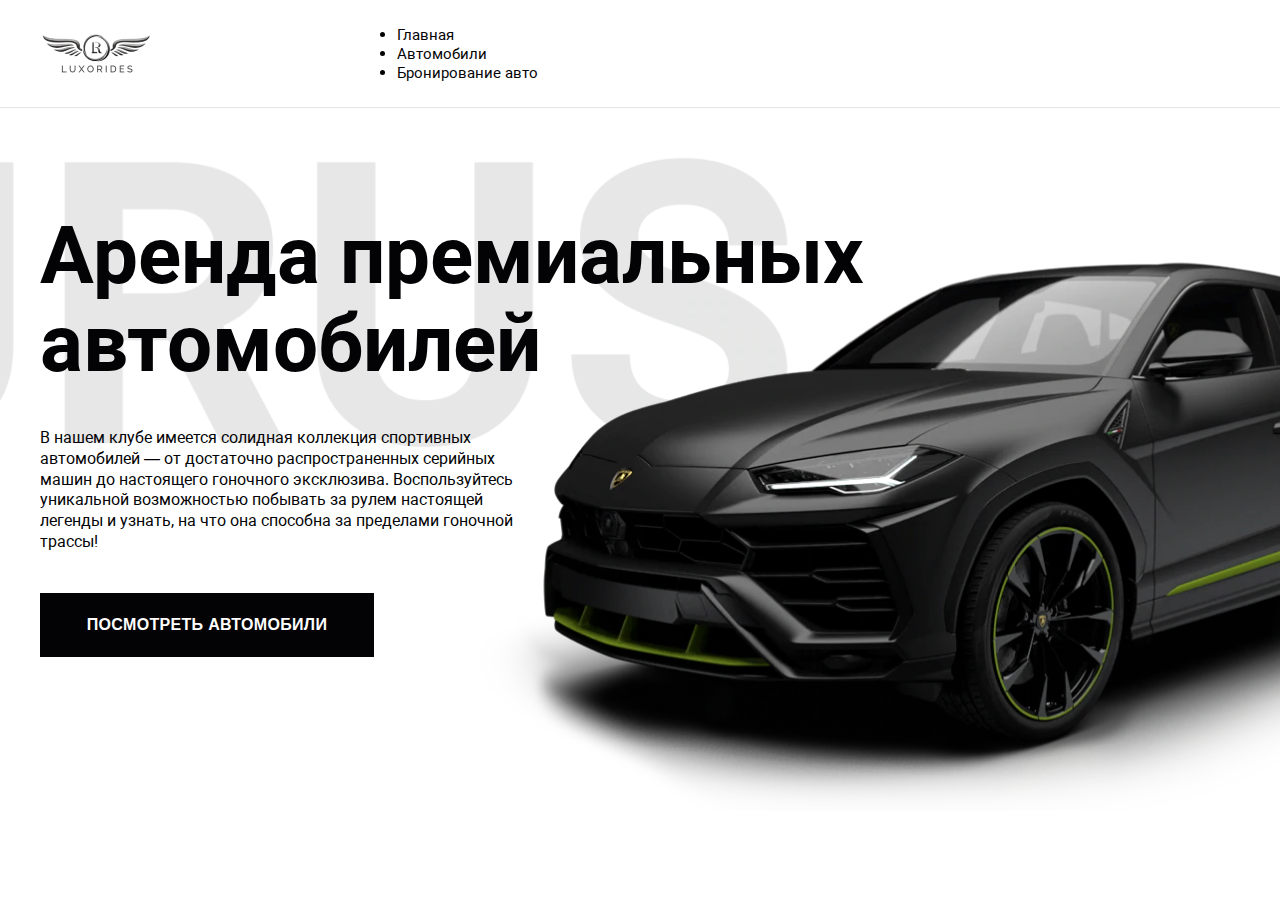
<file: cars/index.html>
<!DOCTYPE html>
<html lang="en">
<head>
   <meta charset="UTF-8">
   <title>Аренда примиальных автомобилей</title>
   <link rel="stylesheet" href="styles/style.css">
</head>
<body>

<header class="header">
  <div class="container">
    <div class="logo">
      <img src="images/logo.png" alt="Logo">
    </div>
    <nav class="menu"></nav>
    <ul>
      <li class="menu-item">
        <a href="#">Главная</a>
      </li>
      <li class="menu-item">
        <a href="#">Автомобили</a>
      </li>
      <li class="menu-item">
        <a href="#">Бронирование авто</a>
      </li>
    </ul>
  </div>

</header>

<section class="main">
  <div class="container">
    <div class="main-info">
      <h1 class="main-title">Аренда премиальных автомобилей</h1>
      <div class="main-text">В нашем клубе имеется солидная коллекция спортивных автомобилей — от достаточно
        распространенных
        серийных машин до настоящего гоночного эксклюзива. Воспользуйтесь уникальной возможностью побывать за рулем
        настоящей
        легенды и узнать, на что она способна за пределами гоночной трассы!
      </div>
      <div class="main-action">
        <button class="button">Посмотреть автомобили</button>
      </div>
    </div>
  </div>
</section>
</body>
</html>
</file>
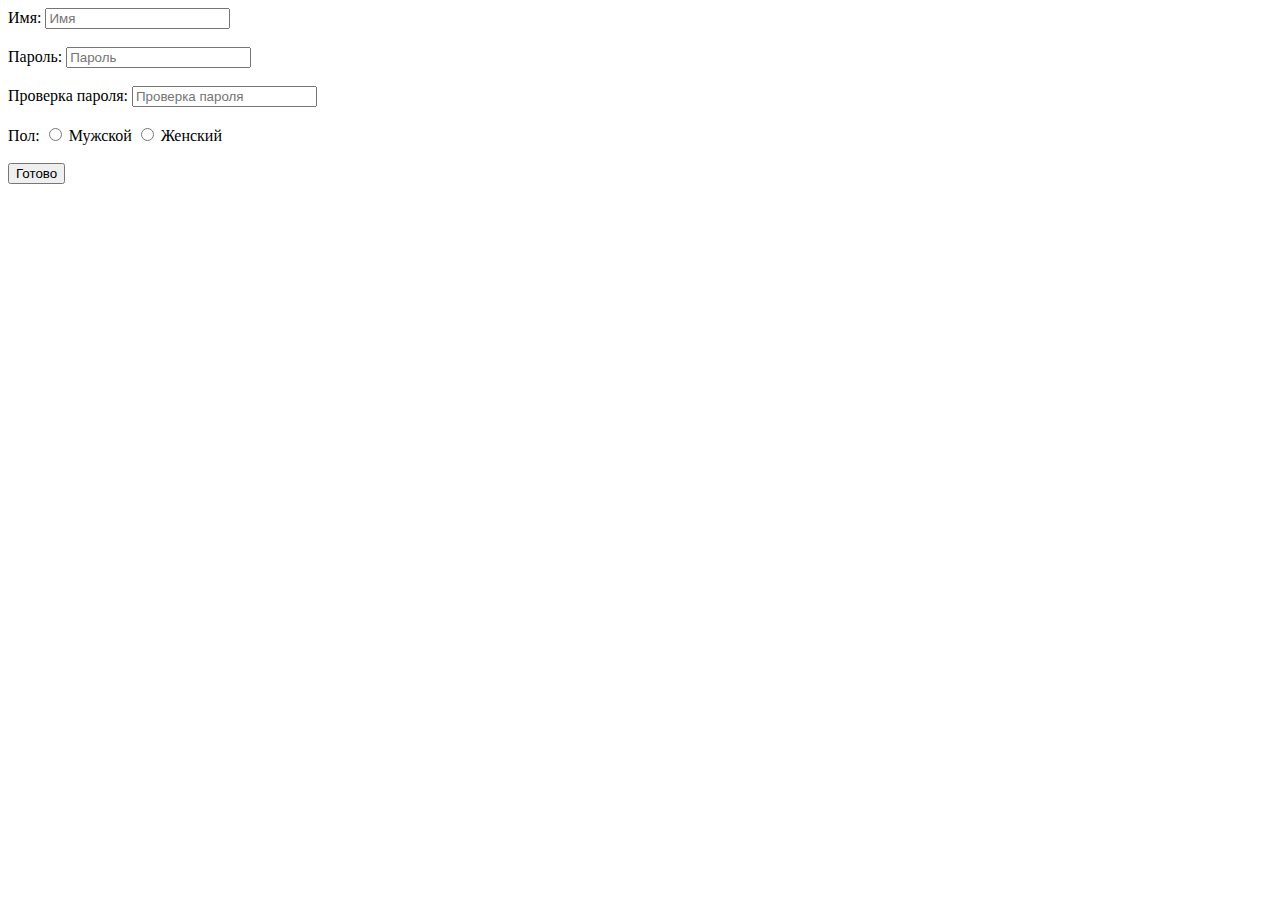
<file: javascript/index.html>
<!DOCTYPE html>
<html lang="en">
<head>
    <meta charset="UTF-8">
     <meta name="viewport" content="width=device-width, initial-scale=1.0">
    <title>Изучение JavaScript</title>
</head>
<body>
    <form id="main-form" onsubmit="return checkForm(this)" method="post">
        <label for="name">Имя:</label>
        <input type="text" name="name" placeholder="Имя" id="name"><br><br>
        <label for="password">Пароль:</label>
        <input type="password" name="pass" placeholder="Пароль" id="pass"><br><br>
        <label for="repass">Проверка пароля:</label>
        <input type="password" name="repass" placeholder="Проверка пароля" id="repass"><br><br>
        <span>Пол:</span>
        <input type="radio" name="state" id="male" value="Мужской">
        <label for="male">Мужской</label>
        <input type="radio" name="state" id="female" value="Женский">
        <label for="female">Женский</label><br><br>
        <input type="button" name="submit" value="Готово">
    </form>

    <script src="js/html-forms.js"></script>
</body>
</html>
</file>
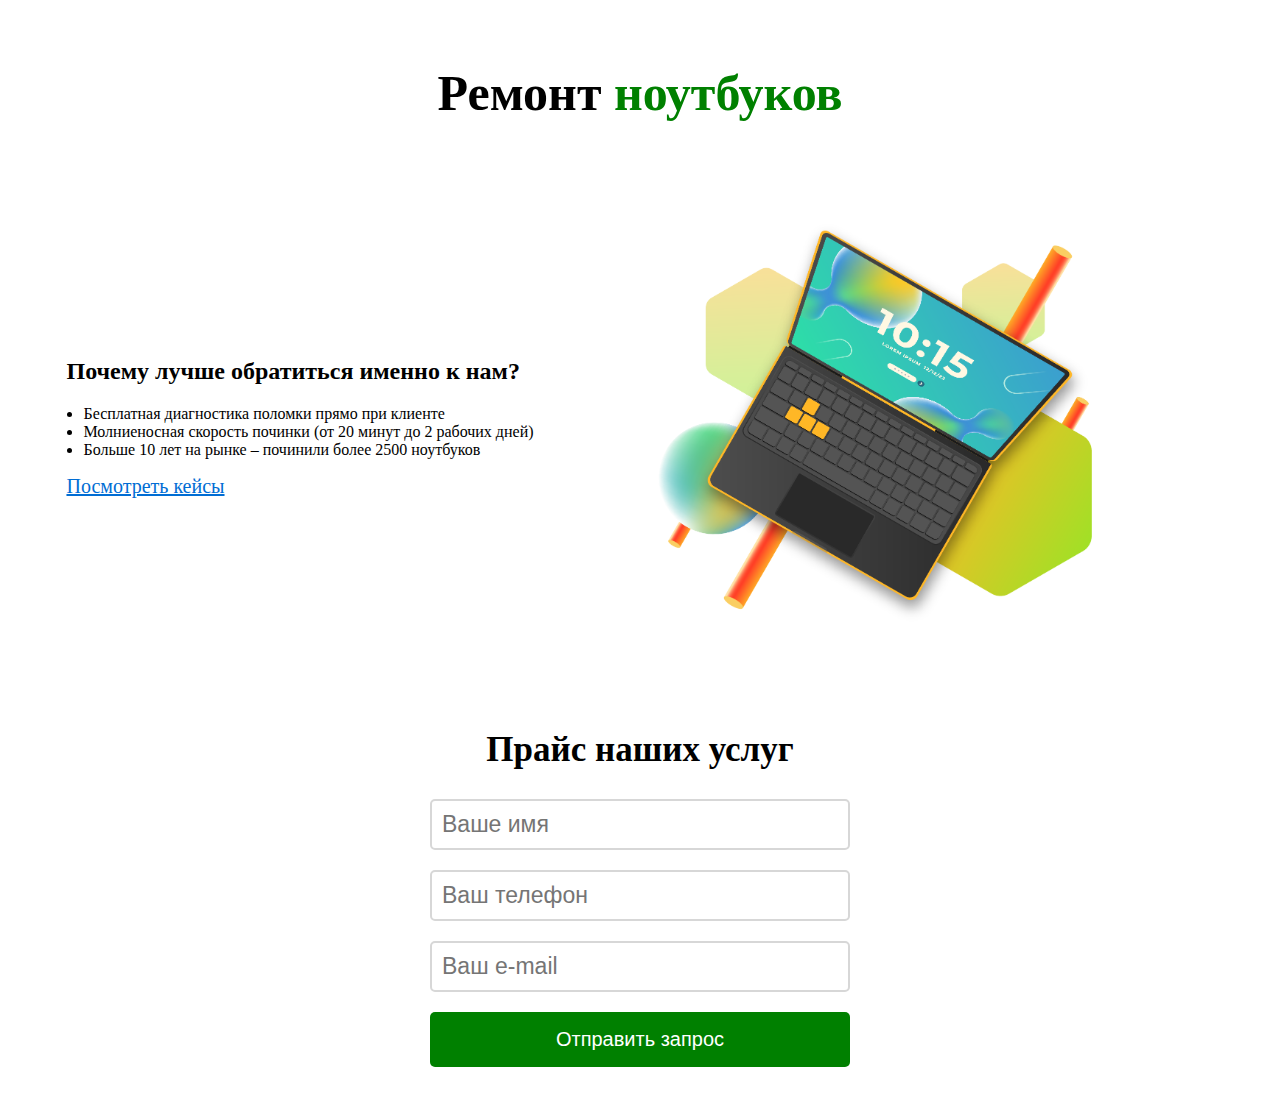
<file: myproject/index.html>
<!DOCTYPE html>
<html lang="en">
<head>
    <meta charset="UTF-8">
    <title>Ремонт ноутбуков</title>
    <link rel="stylesheet" href="styles.css">
</head>
<body>

<h1 class="title">Ремонт <span>ноутбуков</span></h1>

<div class="main">
    <div class="main-info">
        <h2>Почему лучше обратиться именно к нам?</h2>
        <ul>
            <li>Бесплатная диагностика поломки прямо при клиенте</li>
            <li>Молниеносная скорость починки (от 20 минут до 2 рабочих дней)</li>
            <li>Больше 10 лет на рынке – починили более 2500 ноутбуков</li>
        </ul>
        <a href="https://google.com">Посмотреть кейсы</a>
    </div>
    <img src="image2.png" alt="Image">
</div>

<div class="form">
<h2>Прайс наших услуг</h2>
<input type="text" placeholder="Ваше имя">
<input type="text" placeholder="Ваш телефон">
<input type="text" placeholder="Ваш e-mail">

<button>Отправить запрос</button>
</div>
</body>
</html>
</file>
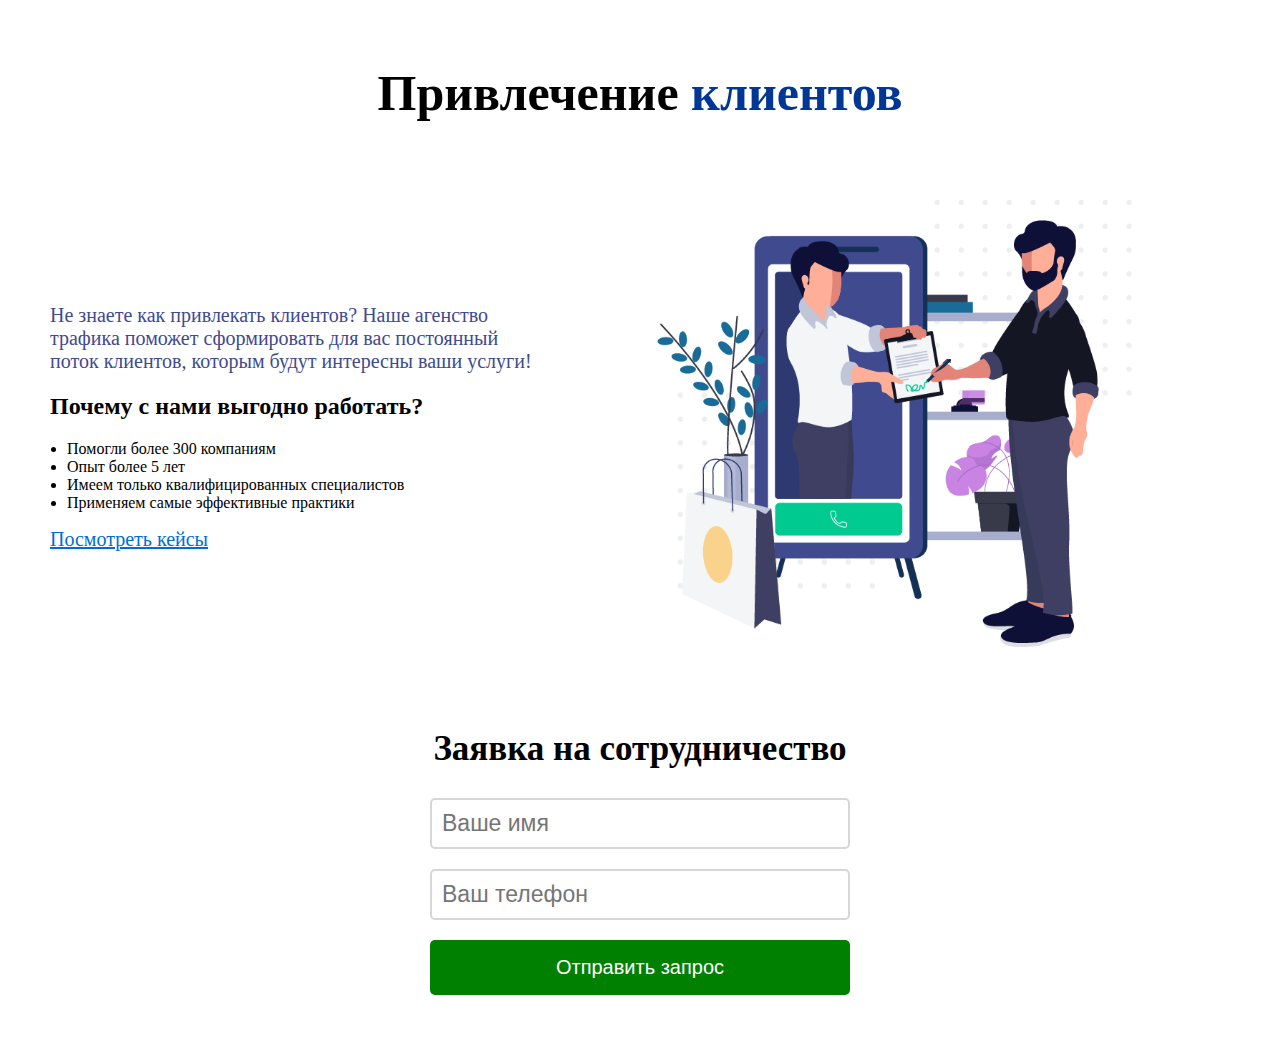
<file: testsproject/index.html>
<!DOCTYPE html>
<html lang="en">
<head>
    <meta charset="UTF-8">
    <title>Моя первая страница</title>
    <link rel="stylesheet" href="styles.css">
</head>
<body>

<h1 class="title">Привлечение <span>клиентов</span></h1>

<div class="main">
    <div class="main-info">
        <p>
            Не знаете как привлекать клиентов? Наше агенство трафика поможет сформировать для вас постоянный поток
            клиентов, которым будут интересны ваши услуги!
        </p>
        <h2>Почему с нами выгодно работать?</h2>
        <ul>
            <li>Помогли более 300 компаниям</li>
            <li>Опыт более 5 лет</li>
            <li>Имеем только квалифицированных специалистов</li>
            <li>Применяем самые эффективные практики</li>
        </ul>
        <a href="https://google.com">Посмотреть кейсы</a>
    </div>
    <img src="image.png" alt="Image">
</div>

<div class="form">
<h2>Заявка на сотрудничество</h2>
<input type="text" placeholder="Ваше имя">
<input type="text" placeholder="Ваш телефон">

<button>Отправить запрос</button>
</div>
</body>
</html>
</file>
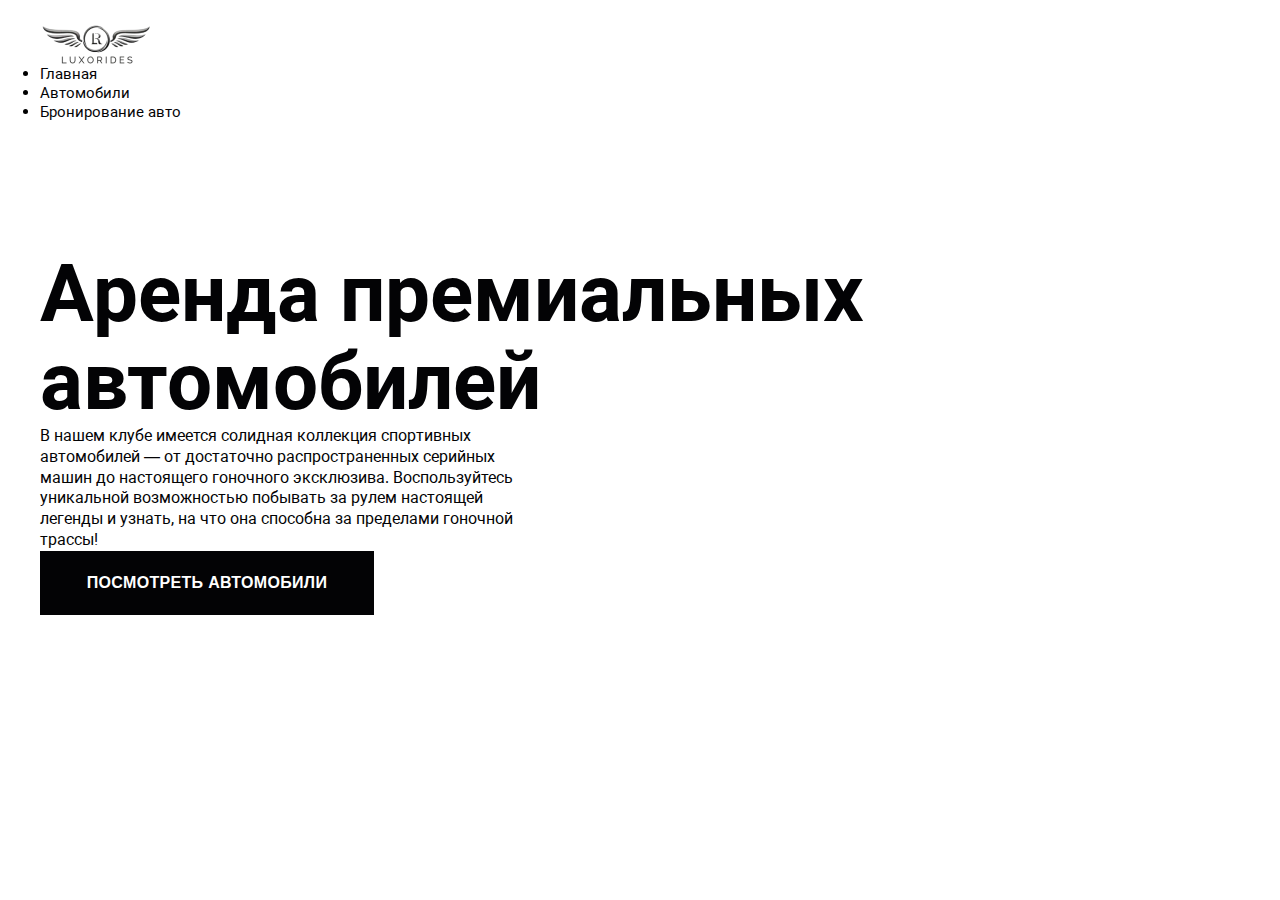
<file: carsite/cars/index.html>
<!DOCTYPE html>
<html lang="en">
<head>
  <meta charset="UTF-8">
  <title>Аренда примиальных автомобилей</title>
  <link rel="stylesheet" href="styles/style.css">
</head>
<body>

<header class="header">
  <div class="container">
    <div class="logo">
      <img src="images/logo.png" alt="Logo">
    </div>
    <nav class="menu"></nav>
    <ul>
      <li class="menu-item">
        <a href="#">Главная</a>
      </li>
      <li class="menu-item">
        <a href="#">Автомобили</a>
      </li>
      <li class="menu-item">
        <a href="#">Бронирование авто</a>
      </li>
    </ul>
  </div>

</header>

<section class="main">
  <div class="container">
    <div class="main-info">
      <h1 class="main-title">Аренда премиальных автомобилей</h1>
      <div class="main-text">В нашем клубе имеется солидная коллекция спортивных автомобилей — от достаточно
        распространенных
        серийных машин до настоящего гоночного эксклюзива. Воспользуйтесь уникальной возможностью побывать за рулем
        настоящей
        легенды и узнать, на что она способна за пределами гоночной трассы!
      </div>
      <div class="main-action">
        <button class="button">Посмотреть автомобили</button>
      </div>
    </div>
  </div>
</section>
</body>
</html>
</file>
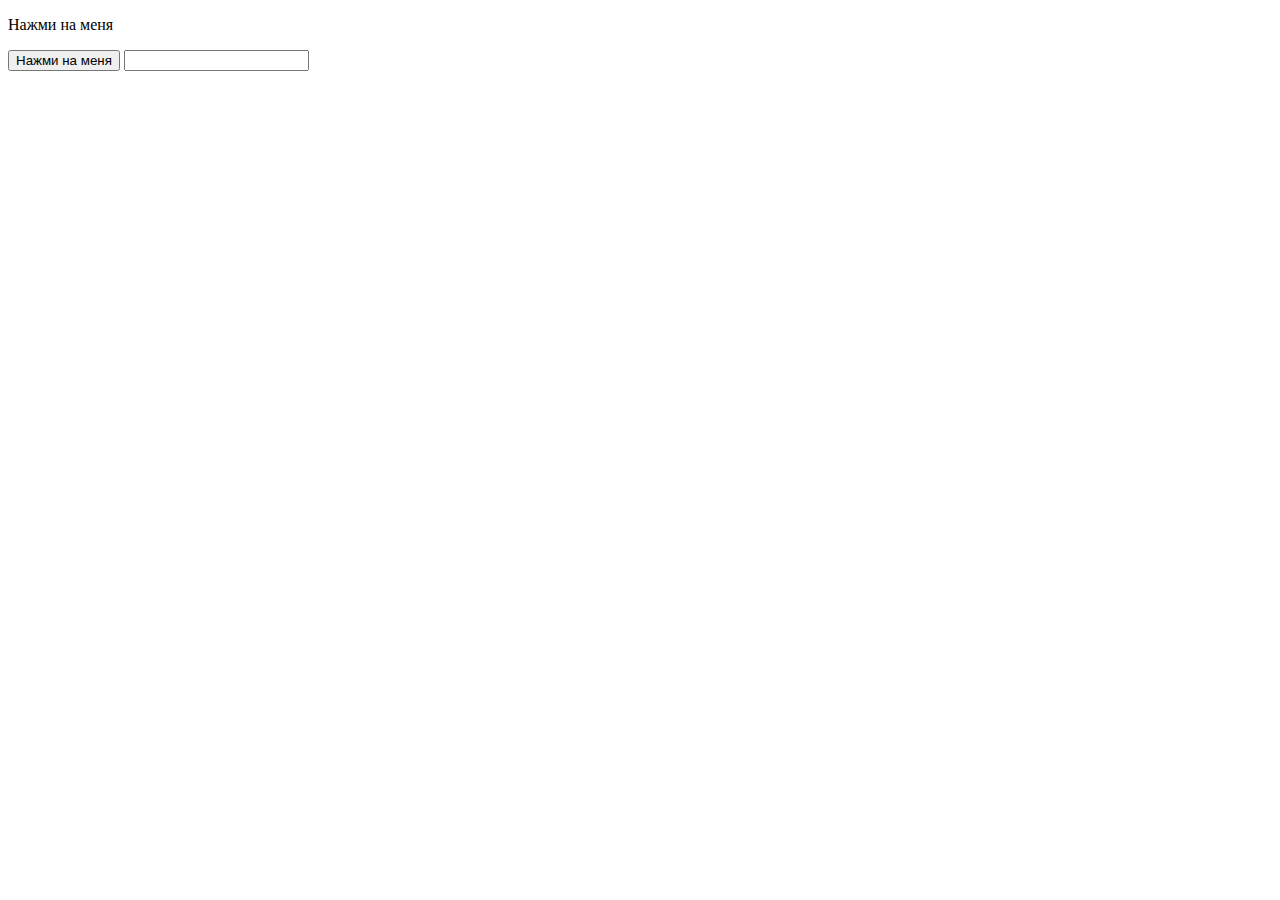
<file: javascript/js/index.html>
<!DOCTYPE html>
<html lang="en">
<head>
    <meta charset="UTF-8">
    <meta name="viewport" content="width=device-width, initial-scale=1.0">
    <title>Изучение JavaScript</title>
</head>
<body>
    <p ondblclick="onClickButton()">Нажми на меня</p>
    <button name="mainButtom" onclick="onClickButton(this)">Нажми на меня</button>

    <input oninput="onInput(this)">

    <noscript>Включите JavaScript!!!</noscript>

    <script src="lesson11.js"></script>

</body>
</html>
</file>
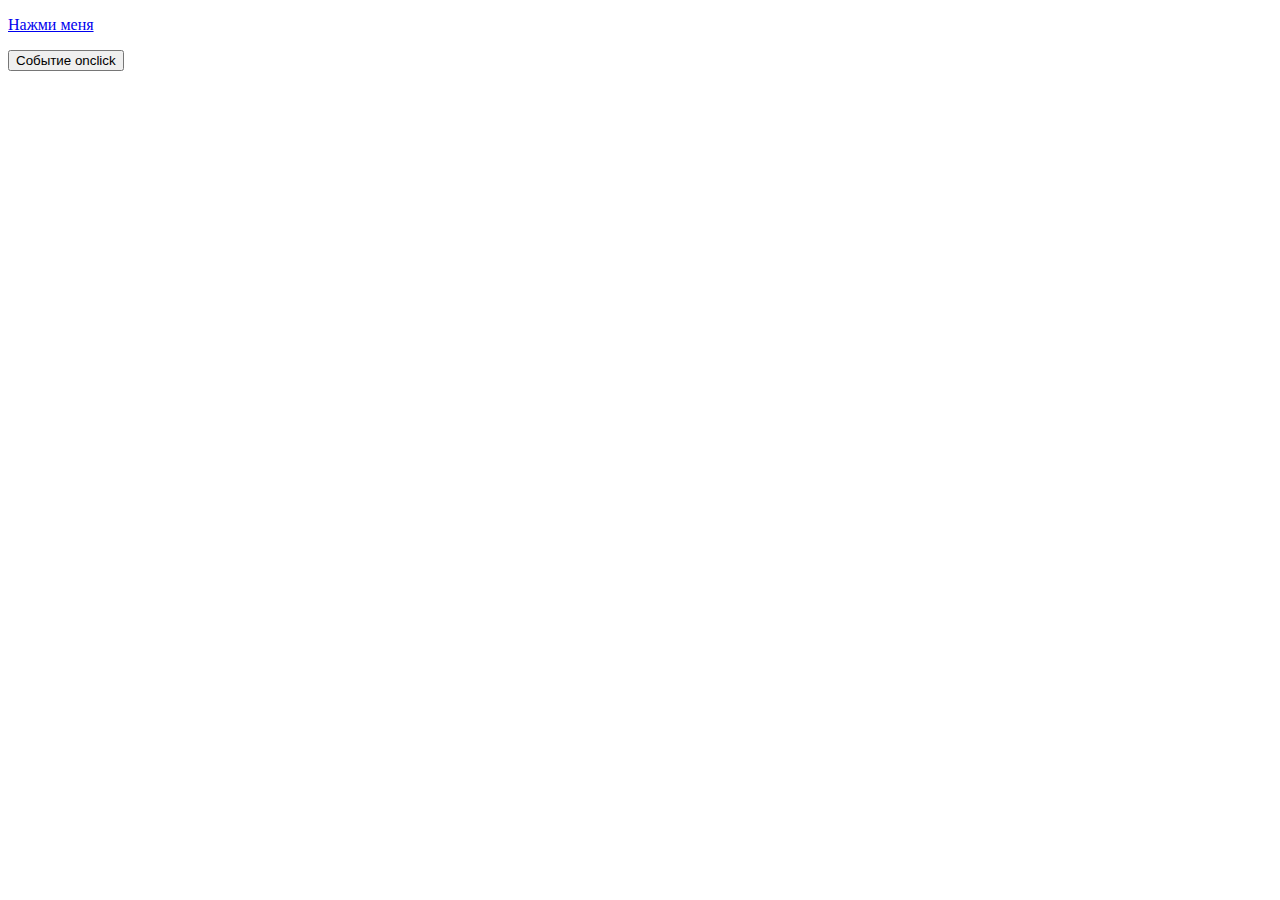
<file: DOM/11.обработчики событий.html>
<!DOCTYPE html>
<html lang="en">
<head>
    <meta charset="UTF-8">
    <title>Уроки по JavaScript</title>
</head>
<body>
<p><a id="link" href="#" onclick="showMessage()">Нажми меня</a>
    <p><input type="button" value="Событие onclick" />
<script>
    let inp = document.querySelector("input");
    inp.onclick = showMessage;
    //inp.onclick = null;

    function showMessage() {
        alert(this.tagName);
    }
</script>
</body>
</html>
</file>
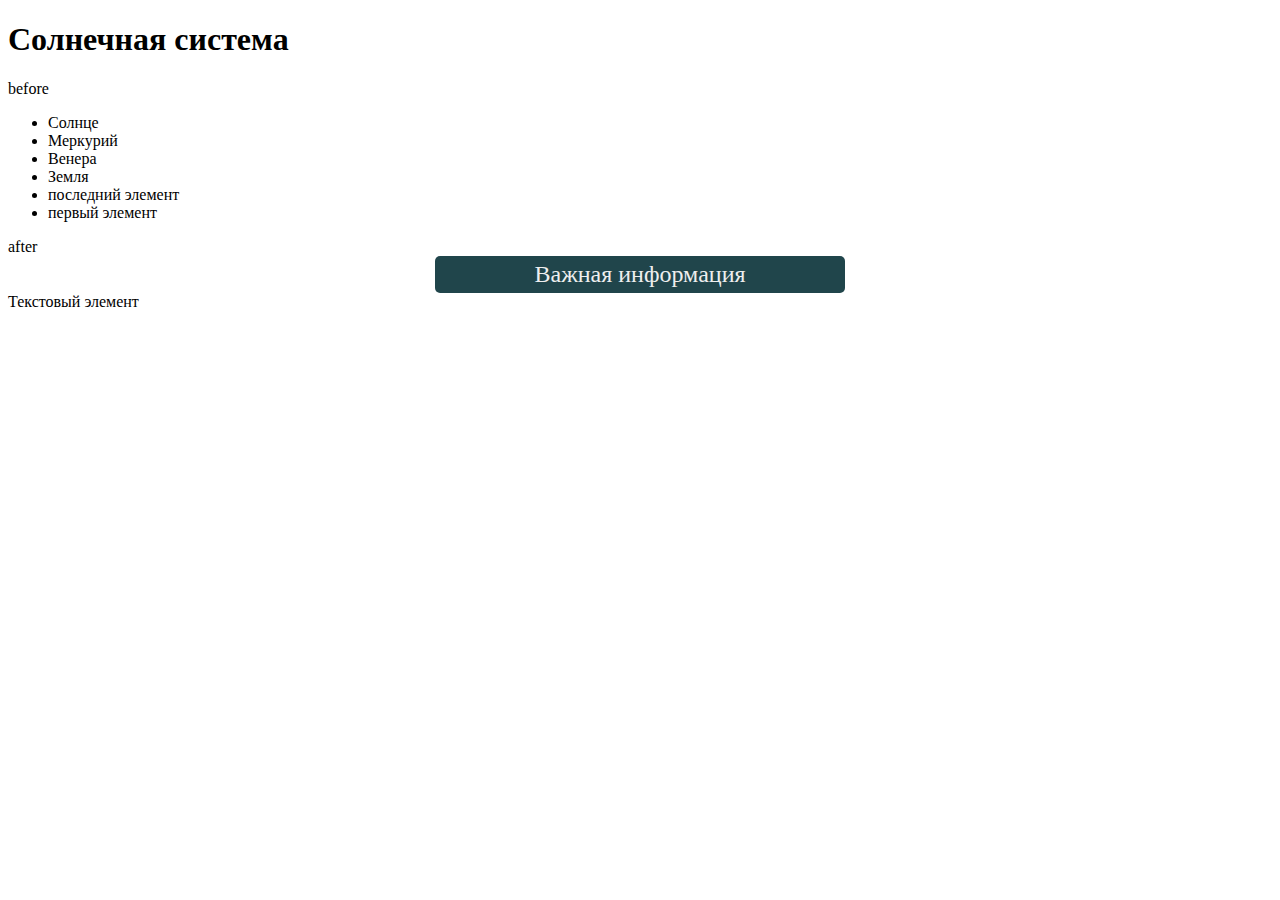
<file: DOM/6. создание и добавление элементов DOM.html>
<!DOCTYPE html>
<html lang="en">
<head>
    <meta charset="UTF-8">
    <title>Уроки по JavaScript</title>
</head>
<style>
    .msg {
        width: 400px;
        margin: 0 auto;
        text-align: center;
        background: #20454B;
        padding: 5px;
        border-radius: 5px;
        color: #eee;
        font-size: 24px;
    }
</style>
<body>
<!-- <div class="msg">Важная информация</div> -->
<h1>Солнечная система</h1>
<ul>
    <li>Солнце
    <li>Меркурий
    <li>Венера
    <li>Земля
</ul>
<script>
    let div = document.createElement('div');
    div.className = "msg";
    div.innerHTML = "Важная информация";
    document.body.append(div);

    let list = document.querySelector("ul");
    list.before('before');
    list.after('after');

    let li_1 = document.createElement('li');
    li_1.innerHTML = "первый элемент";
    list.prepend(li_1);

    let li_2 = document.createElement('li');
    li_2.innerHTML = "последний элемент";
    list.append(li_2);

    //let list1 = document.querySelector("ul");
    //list1.replaceWith(document.createElement("hr"),
     //               "замена",
     //               document.createElement("br"));

    let li = document.querySelector("ul > li:first-child");
    let list2 = document.querySelector("ul");
    list2.append(li);

    let textNode = document.createTextNode('Текстовый элемент');
    document.body.append(textNode)

</script>
</body>
</html>
</file>
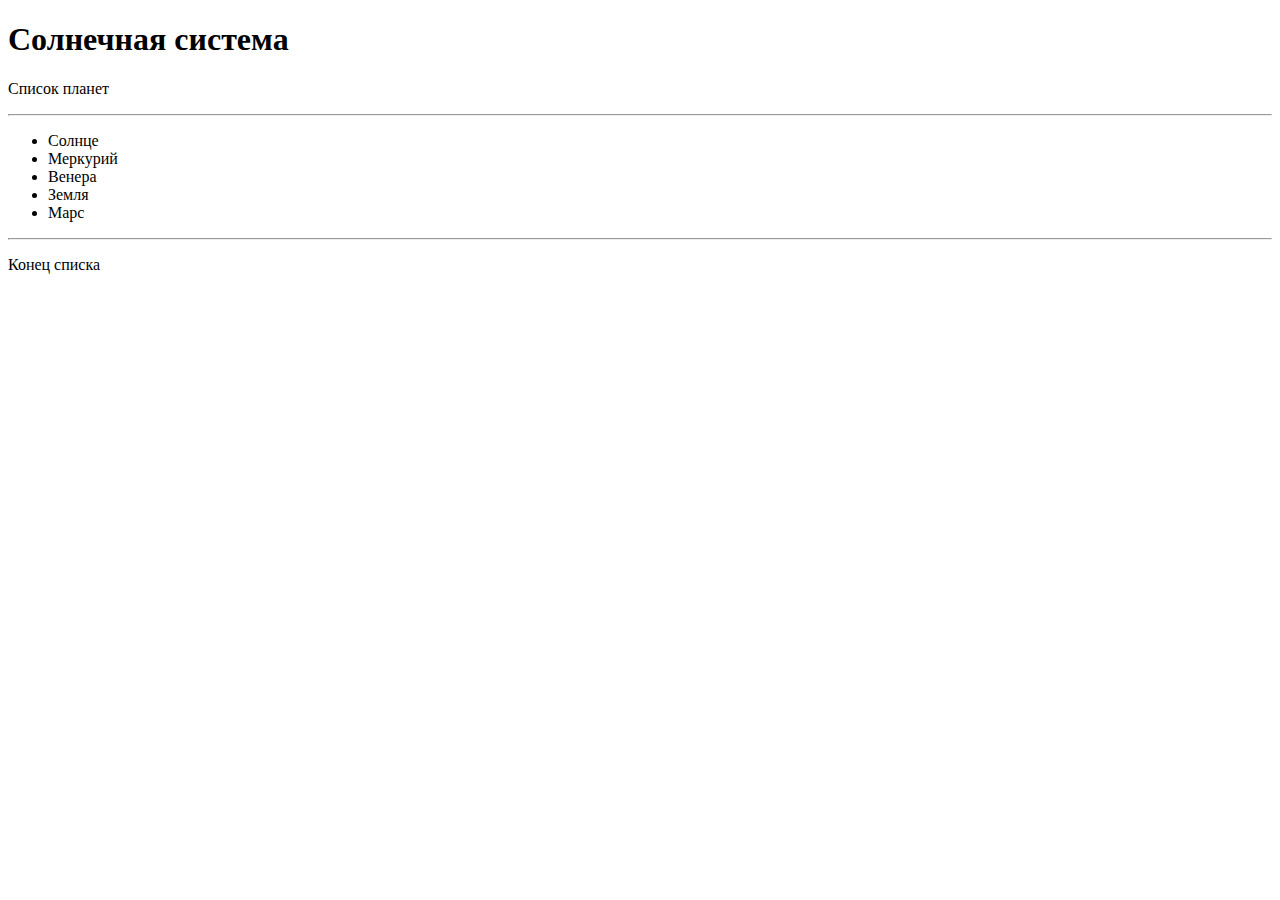
<file: DOM/6_1.html>
<!DOCTYPE html>
<html lang="en">
<head>
    <meta charset="UTF-8">
     <title>Уроки по JavaScript</title>
</head>
<body>
<h1>Солнечная система</h1>
<ul>
    <li>Меркурий
    <li>Венера
    <li>Земля
</ul>
<script>
    let list = document.querySelector("ul");
    list.insertAdjacentHTML("beforebegin", "<p>Список планет<hr>");
    list.insertAdjacentHTML("afterend", "<hr><p>Конец списка");
    list.insertAdjacentHTML("afterbegin", "<li>Солнце");
    list.insertAdjacentHTML("beforeend", "<li>Марс");

</script>

</body>
</html>
</file>
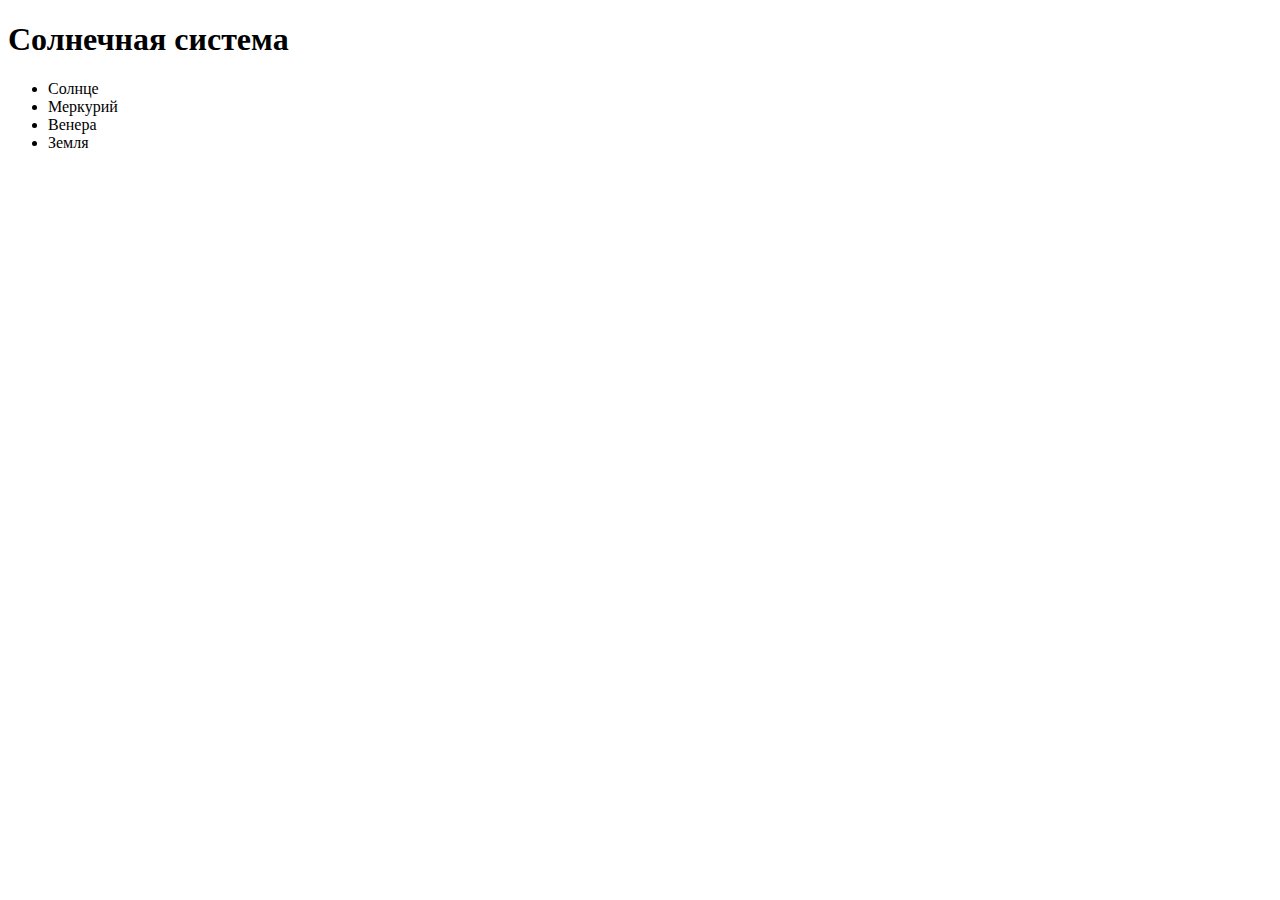
<file: DOM/6_2.html>
<!DOCTYPE html>
<html lang="en">
<head>
    <meta charset="UTF-8">
   <title>Уроки по JavaScript</title>
</head>
<body>
<h1>Солнечная система</h1>
<ul class="list">
    <li>Солнце
    <li>Меркурий
    <li>Венера
    <li>Земля
    <li>Марс
</ul>
<script>
    let idRemove = setInterval(function () {
        let li = document.querySelector("ul.list > li:last-child");
        if (li === null) {
            clearInterval(idRemove);
            alert("Список удален");
        }
        else li.remove();
    }, 500);
</script>
</body>
</html>
</file>
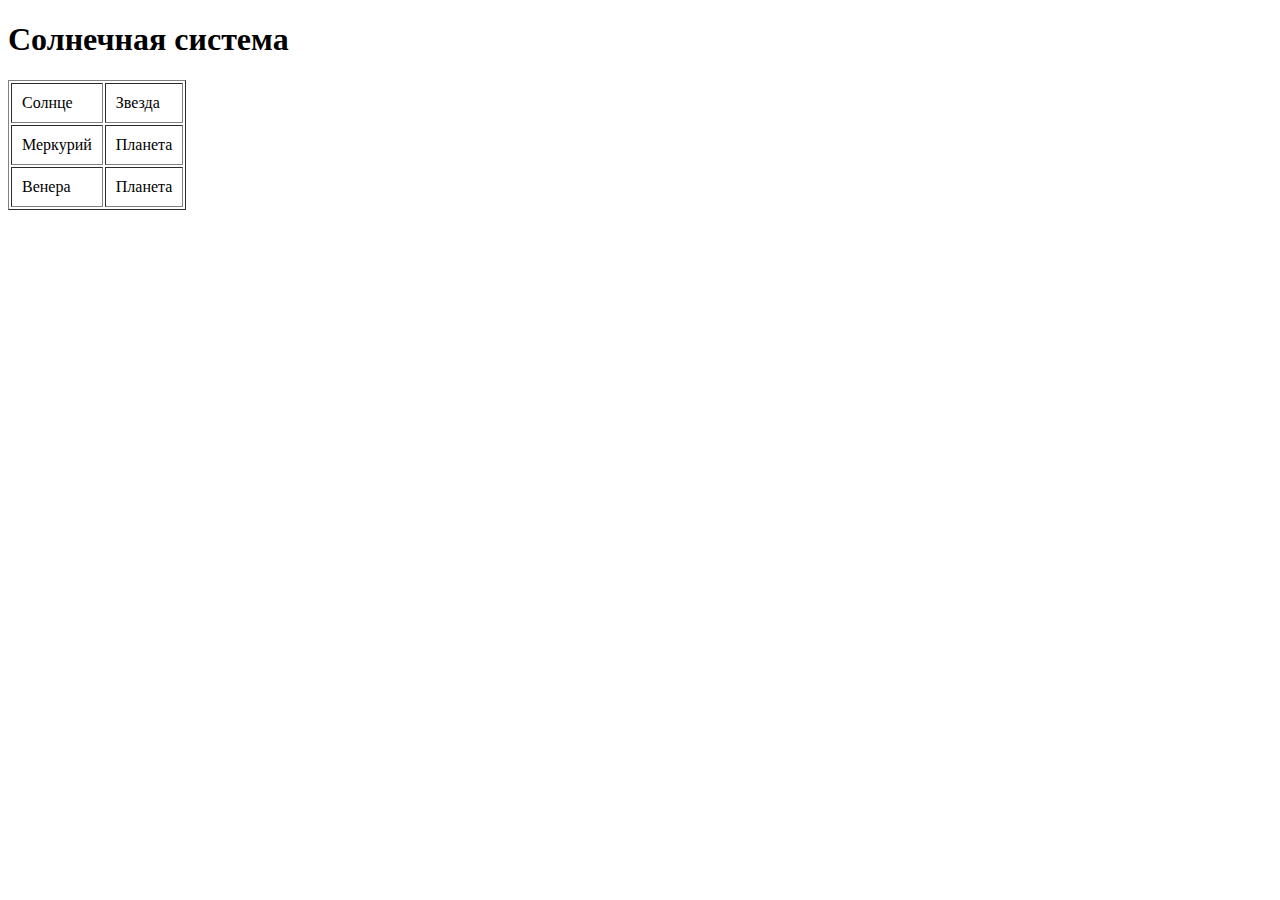
<file: DOM/6_3_clone.html>
<!DOCTYPE html>
<html lang="en">
<head>
    <meta charset="UTF-8">
    <title>Уроки по JavaScript</title>
</head>
<body>
<h1>Солнечная система</h1>
<table border=1 cellpadding="10">
    <tr><td>Солнце</td><td>Звезда</td></tr>
    <tr><td>Меркурий</td><td>Планета</td></tr>
</table>

<script>
    let t = document.querySelector("table");
    let r = document.querySelector("table>tbody>tr:last-child");

    let row = r.cloneNode(true);
    row.firstChild.innerHTML = "Венера";
    t.append(row);

</script>
</body>
</html>
</file>
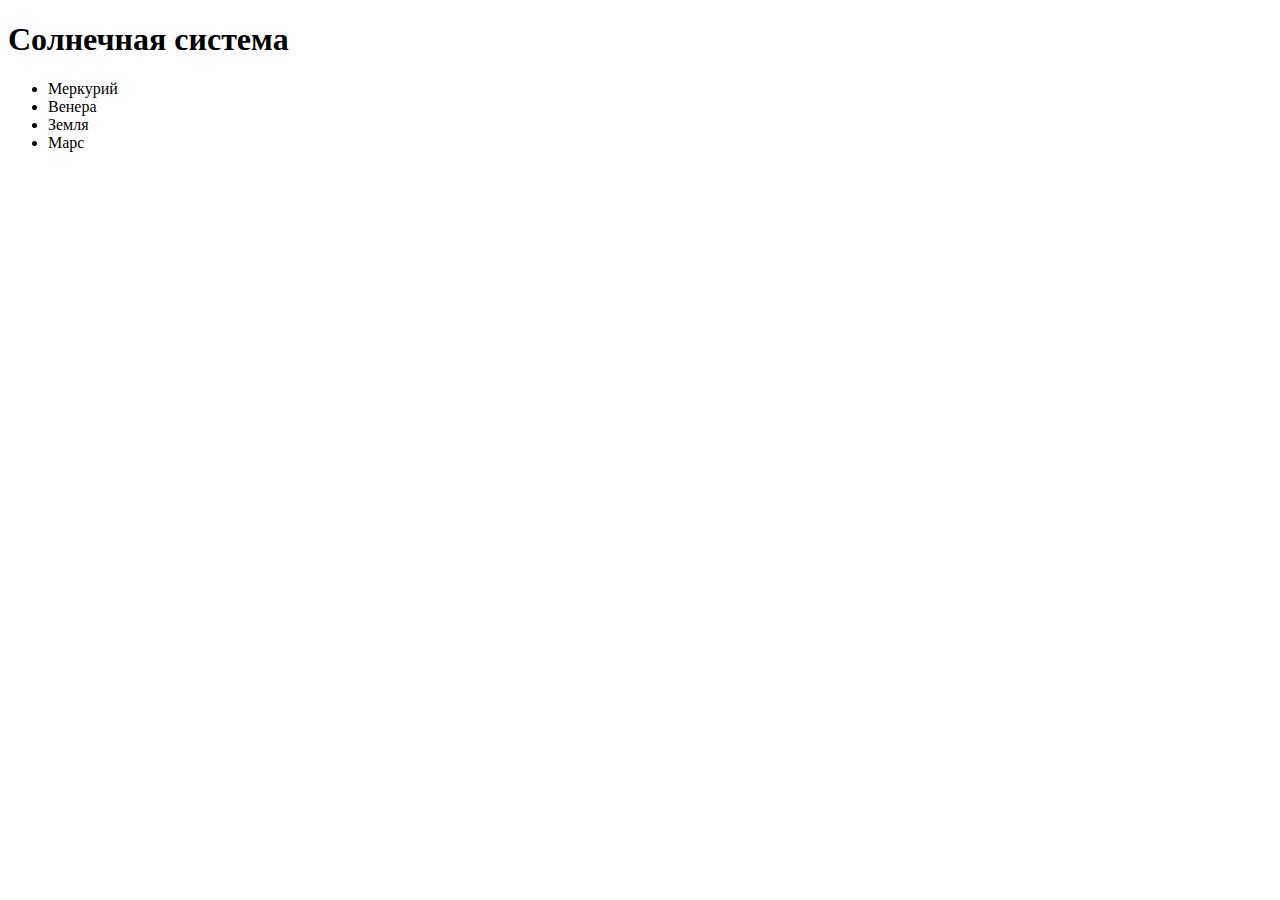
<file: DOM/6_4_DocumentFragment.html>
<!DOCTYPE html>
<html lang="en">
<head>
    <meta charset="UTF-8">
     <title>Уроки по JavaScript</title>
</head>
<body>
<h1>Солнечная система</h1>
<ul></ul>

<script>
    let fr = new DocumentFragment();
    let list=["Меркурий", "Венера", "Земля", "Марс"];
    for (let p of list) {
        let item = document.createElement('li');
        item.innerHTML = p;
        fr.append(item);
    }
    let ul = document.querySelector("ul");
    ul.append(fr);
</script>

</body>
</html>
</file>
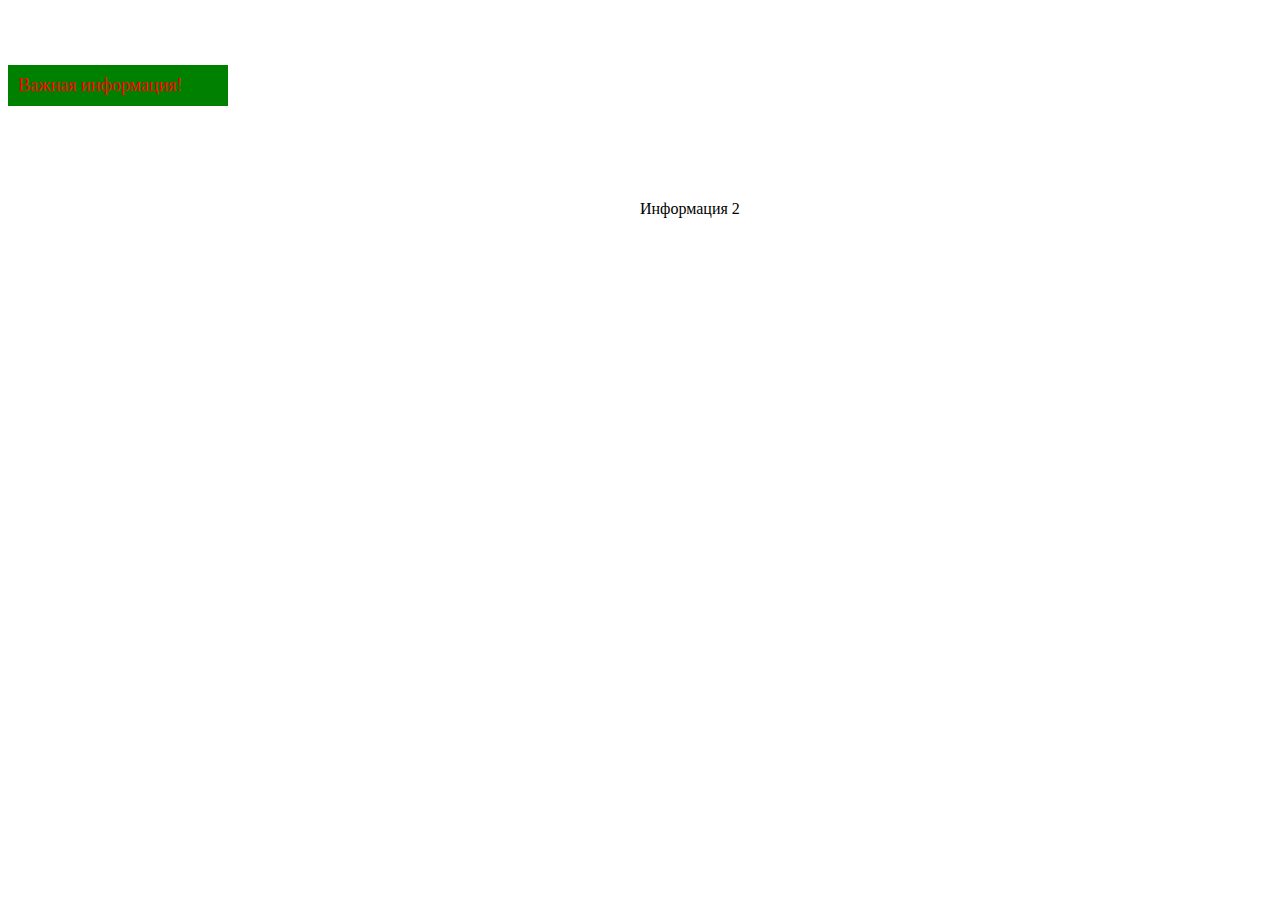
<file: DOM/7.управление стилями.html>
<!DOCTYPE html>
<html lang="en">
<head>
    <meta charset="UTF-8">
     <title>Уроки по JavaScript</title>
</head>
<style>
    .msg {
        width: 400px;
        margin: 0 auto;
        text-align: center;
        background: #20454B;
        padding: 5px;
        border-radius: 5px;
        color: #eee;
        font-size: 24px;
        box-shadow: 5px 5px 4px 4px #aaa;
    }
    .message {
        position: absolute;
        width: 200px;
        padding: 10px;
        background: #eee;
    }

    .message.ex {
        color: #0000CC;
    }
</style>
<body>
<div class="message ex">Важная информация!</div>
<div style="position: absolute; top: 200px; left: 50%">
    Информация 2
</div>
<script>
    let elem = document.querySelector("div");
    //console.log(elem.className);
    //elem.className = "message";
    //elem.classList.add("ex");
    //elem.classList.remove("ex");
    //for (let cl of elem.classList)
        //console.log(cl);
    let coordY = 0;
    let idMove = setInterval(function() {
        coordY += 5;
        elem.style.top = coordY+"px";
    }, 50);
    setTimeout(()=>clearInterval(idMove), 3000);
    elem.style.cssText = 'color:red; font-size: 18px;' +
        'background-color:green';
</script>
</body>
</html>
</file>
<file: cars/styles/style.css>
/* Убираем стандартные отступы у всех элементов на странице. */
* {
    padding: 0;
    margin: 0;
}

/* Задаем шрифты. */
@font-face {
    font-family: Roboto;
    src: url("../fonts/Roboto.ttf");
}

@font-face {
    font-family: Roboto;
    src: url("../fonts/Robotobold.ttf");
    font-weight: bold;
}

body {
    font-family: Roboto, sans-serif;
}

/* Задаем стили header'a. */
.header {
    border-bottom: 1px solid #E5E5E5;
    padding: 25px 0;
}

/* Задаем размеры контейнера. */
.container {
    max-width: 1200px;
    margin: 0 auto;
}

.header .container {
   display: flex;
   align-items: center;
}

.logo img {
    vertical-align: bottom;
}

/* Задаем стили блока меню. */
.menu {
    margin-left: 244px;
}

.menu ul {
    list-style: none;
    display: flex;
}

.menu-item {
    margin-right: 115px;
}

.menu-item a {
    font-size: 15px;
    color: #030305;
    text-decoration: none;
}

/* добавление рамки снизу при наведении. */
.menu-item a:hover {
    border-bottom: 2px solid black;
}

/* Стили для первого блока. */
.main {
    background-image: url("../images/background.png");
    background-position: center;
    background-size: cover;
    padding: 104px 0 154px 0;
}

.main-info {
     max-width: 855px;
}

.main-title {
    font-weight: bold;
    font-size: 80px;
    line-height: 110%;
    color: #030305;
    padding-bottom: 40px;
}

.main-text {
    font-size: 16px;
    line-height: 130%;
    color: #030305;
    padding-bottom: 40px;
    max-width: 502px;
}

.button {
    padding: 20px;
    width: 334px;
    height: 64px;
    background: #030305;
    border: 0;
    box-sizing: border-box;
    text-align: center;
    font-weight: bold;
    font-size: 16px;
    letter-spacing: 0.02em;
    text-transform: uppercase;
    color: #FFFFFF;
    transition: background-color .5s;
}

.button:hover {
    cursor: pointer;
    background: #575757;
}

/* Стили для элементов car. */
.car {
    padding: 100px 0;
}

.sub-title {
    font-weight: bold;
    font-size: 60px;
    line-height: 70px;
    color: #030305;
}

.car-items {
    display: flex;
    flex-wrap: wrap;
    align-items: center;
    justify-content: space-between;
}

.car-item {
    max-width: 384px;
    text-align: center;
    margin-top: 40px;
}

.car-item-image:hover img {
    transform: scale(1.1);
}

.car-item-image img {
    vertical-align: bottom;
    transition: all .3s;
}

.car-item-title {
    font-weight: bold;
    font-size: 24px;
    line-height: 150%;
    letter-spacing: 0.02em;
    color: #030305;
    padding: 15px 0 17px 0;
}

.car-item-info {
    display: flex;
    align-items: center;
    justify-content: center;
}

.car-item-point {
    width: 110px;
    height: 92px;
    margin: 0 7.5px;
}

.car-item-point img {
    margin-bottom: 11px;
}

.car-item-action {
    margin-top: 13px;
}

.car-item-action  .button{
    width: 100%;
    padding: 15px;
    height: 54px;
}

.car-item-point > div:nth-child(2) {
    font-weight: bold;
}

/* Стили для элементов блока price. */
.price {
    overflow: hidden;
}

.price .container {
    position: relative;
    padding-bottom: 121px;
}

.price .sub-title {
    margin-bottom: 20px;
}

.price-text {
    font-size: 16px;
    line-height: 130%;
    color: #5D5D5F;
    margin-bottom: 60px;
}

.price-form {
    max-width: 344px;
}

.price-input {
    padding: 22px 18px;
    width: 344px;
    height: 65px;
    background: #FFFFFF;
    border: 1px solid #5D5D5F;
    box-sizing: border-box;
    font-size: 16px;
    color: #000000;
    outline: none;
    margin-bottom: 15px;
}

.price-input::placeholder {
    color: #5D5D5F;
}

.price .button {
    width: 100%;
}

.price-image {
    position: absolute;
    bottom: 0;
    left: 401px;
}

/* Стили для элементов footer'a. */
.footer {
    border-top: 1px solid #E5E5E5;
    padding: 25px 0;
}

.footer .container {
    display: flex;
    align-items: center;
    justify-content: space-between;
}

.rights {
    font-size: 15px;
    color: #030305;
}
</file>
<file: myproject/styles.css>
.title {
    padding: 30px;
    text-align: center;
    font-size: 50px;
}

.main {
    display: flex;
    justify-content: center;
    align-items: center;
}

.main img {
    max-width: 680px;
}

.main-info {
    max-width: 500px;
}

.main-info p {
    font-size: 20px;
    color: #404a8f;
}

.main-info ul {
    padding-left: 17px;
}

.main-info a {
    font-size: 20px;
    color: #006dd4;
}

.form {
    max-width: 420px;
    margin: 50px auto;
    display: flex;
    flex-direction: column;
}

.form h2 {
    text-align: center;
    font-size: 35px;
}

.form input {
    padding: 10px;
    font-size: 23px;
    border-radius: 5px;
    margin-bottom: 20px;
    border: 2px solid #d7d7d7;
}

.form button {
    background: green;
    color: white;
    padding: 16px;
    border-radius: 5px;
    border: 0;
    font-size: 20px;
}

.title span {
    color: green;
}
</file>
<file: testsproject/styles.css>
.title {
    padding: 30px;
    text-align: center;
    font-size: 50px;
}

.main {
    display: flex;
    justify-content: center;
    align-items: center;
}

.main img {
    max-width: 680px;
}

.main-info {
    max-width: 500px;
}

.main-info p {
    font-size: 20px;
    color: #404a8f;
}

.main-info ul {
    padding-left: 17px;
}

.main-info a {
    font-size: 20px;
    color: #006dd4;
}

.form {
    max-width: 420px;
    margin: 50px auto;
    display: flex;
    flex-direction: column;
}

.form h2 {
    text-align: center;
    font-size: 35px;
}

.form input {
    padding: 10px;
    font-size: 23px;
    border-radius: 5px;
    margin-bottom: 20px;
    border: 2px solid #d7d7d7;
}

.form button {
    background: green;
    color: white;
    padding: 16px;
    border-radius: 5px;
    border: 0;
    font-size: 20px;
}

.title span {
    color: #003795;
}
</file>
<file: carsite/cars/styles/style.css>
/* Убираем стандартные отступы у всех элементов на странице. */
* {
    padding: 0;
    margin: 0;
}

/* Задаем шрифты. */
@font-face {
    font-family: Roboto;
    src: url("../fonts/Roboto.ttf");
}

@font-face {
    font-family: Roboto;
    src: url("../fonts/Robotobold.ttf");
    font-weight: bold;
}

body {
    font-family: Roboto, sans-serif;
}

/* Задаем стили header'a. */
.header {
    border-botton: 1px solid #E5E5E5;
    padding: 25px 0;
}

/* Задаем размеры контейнера. */
.container {
    max-width: 1200px;
    margin: 0 auto;
}

.header .conteiner {
   display: flex;
   align-items: center;
}

.logo img {
    vertical-align: bottom;
}

/* Задаем стили блока меню. */
.menu {
    margin-left: 244px;
}

. menu ul {
    list-style: none
    display: flex;
}

.menu-item {
    margin-right: 115px;
}

.menu-item a {
    font-size: 15px;
    color: #030305;
    text-decoration: none;
}

/* добавление рамки снизу при наведении. */
.menu-item a:hover {
    border-bottom: 2px solid black;
}

/* Стили для первого блока. */
.main {
    background-images: url("../images/background.png");
    background-pasition: center;
    background-size: center;
    padding: 104px 0 154px 0;
}

.main-info {
     max-width: 855px;
}

.main-title {
    font-weight: bold;
    font-size: 80px;
    line-height: 110%;
    color: #030305;
    padding-botom: 40px;
}

.main-text {
    font-size: 16px;
    line-height: 130%;
    color: #030305;
    padding-botom: 40px;
    max-width: 502px;
}

.button {
    padding: 20px;
    width: 334px;
    height: 64px;
    background: #030305;
    border: 0;
    box-sizing: border-box;
    text-align: center;
    font-weight: bold;
    font-size: 16px;
    letter-spacing: 0.02em;
    text-transform: uppercase;
    color: #FFFFFF;
}
</file>
